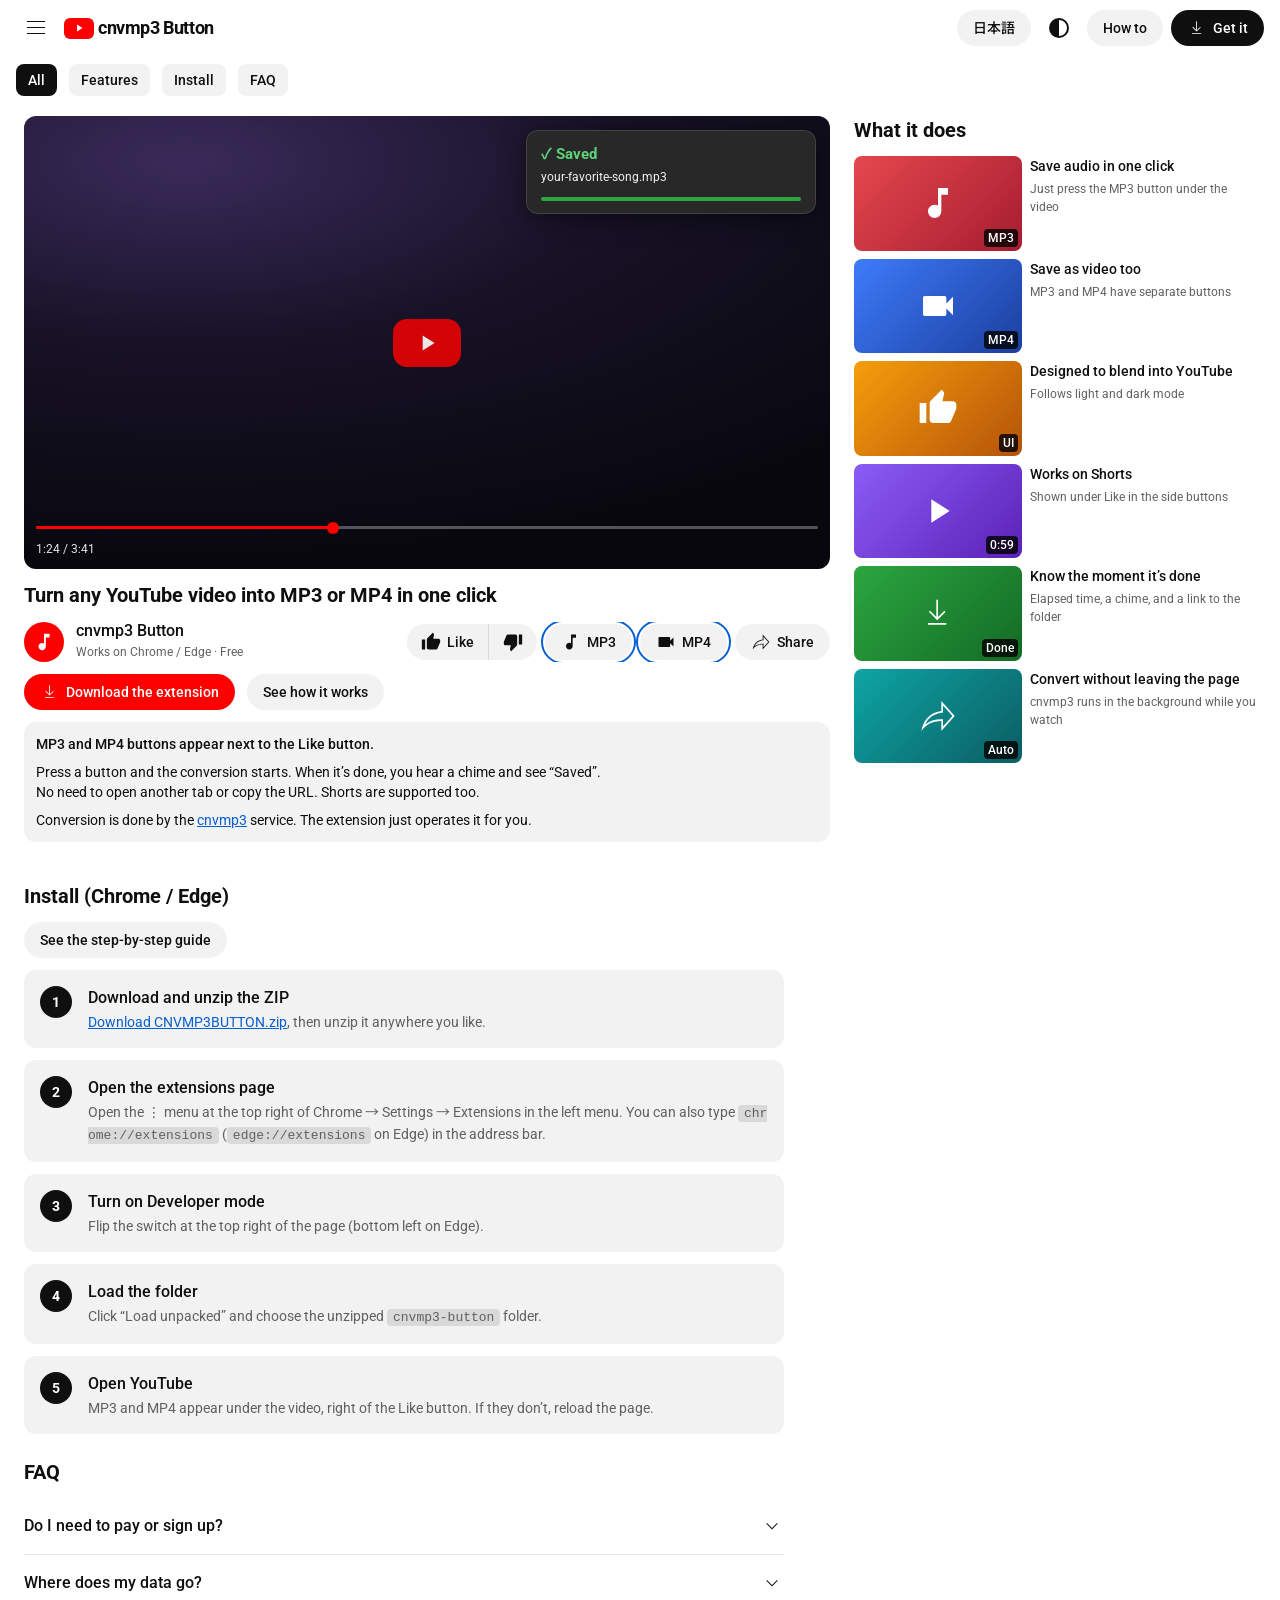
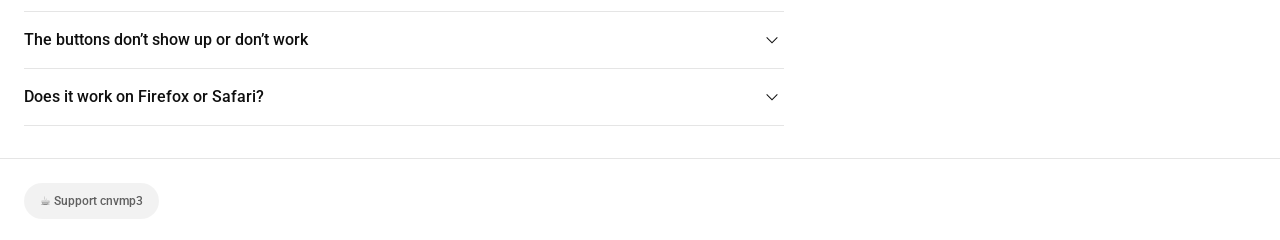
<file: index.html>
<!DOCTYPE html>
<html lang="ja">

<head>
  <meta charset="utf-8">
  <meta name="viewport" content="width=device-width, initial-scale=1, viewport-fit=cover">
  <title>cnvmp3 ボタン – YouTubeからワンクリックでMP3・MP4</title>
  <link rel="preconnect" href="https://fonts.googleapis.com">
  <link rel="stylesheet"
    href="https://fonts.googleapis.com/css2?family=Roboto:wght@400;500;700&family=Noto+Sans+JP:wght@400;500;700&display=swap">
  <style>
    :root {
      --bg: #fff;
      --surface: rgba(0, 0, 0, .05);
      --hover: rgba(0, 0, 0, .1);
      --text: #0f0f0f;
      --text2: #606060;
      --line: rgba(0, 0, 0, .1);
      --accent: #065fd4;
      --red: #f00;
      --ok: #2ba640;
      --chip-on-bg: #0f0f0f;
      --chip-on-fg: #fff;
      box-sizing: border-box;
      padding-top: env(safe-area-inset-top, 0px);
      padding-bottom: env(safe-area-inset-bottom, 0px);
    }

    @media (prefers-color-scheme:dark) {
      :root:not([data-theme="light"]) {
        --bg: #0f0f0f;
        --surface: rgba(255, 255, 255, .1);
        --hover: rgba(255, 255, 255, .2);
        --text: #f1f1f1;
        --text2: #aaa;
        --line: rgba(255, 255, 255, .15);
        --accent: #3ea6ff;
        --chip-on-bg: #f1f1f1;
        --chip-on-fg: #0f0f0f
      }
    }

    :root[data-theme="dark"] {
      --bg: #0f0f0f;
      --surface: rgba(255, 255, 255, .1);
      --hover: rgba(255, 255, 255, .2);
      --text: #f1f1f1;
      --text2: #aaa;
      --line: rgba(255, 255, 255, .15);
      --accent: #3ea6ff;
      --chip-on-bg: #f1f1f1;
      --chip-on-fg: #0f0f0f
    }

    * {
      box-sizing: border-box
    }

    html {
      scroll-behavior: smooth;
      scroll-padding-top: calc(112px + env(safe-area-inset-top, 0px))
    }

    body {
      margin: 0;
      background: var(--bg);
      color: var(--text);
      font: 400 14px/20px Roboto, "Noto Sans JP", system-ui, sans-serif
    }

    a {
      color: inherit
    }

    svg {
      display: block;
      flex: none
    }

    :focus-visible {
      outline: 2px solid var(--accent);
      outline-offset: 2px
    }

    /* masthead */
    .mast {
      position: sticky;
      top: env(safe-area-inset-top, 0px);
      z-index: 20;
      height: 56px;
      display: flex;
      align-items: center;
      gap: 8px;
      padding: 0 16px;
      background: var(--bg)
    }

    .iconbtn {
      all: unset;
      cursor: pointer;
      width: 40px;
      height: 40px;
      border-radius: 50%;
      display: flex;
      align-items: center;
      justify-content: center
    }

    .iconbtn:hover {
      background: var(--hover)
    }

    .logo {
      display: flex;
      align-items: center;
      gap: 4px;
      text-decoration: none;
      font-weight: 700;
      font-size: 18px;
      letter-spacing: -.4px
    }

    .logo-mark {
      width: 30px;
      height: 21px;
      border-radius: 6px;
      background: var(--red);
      display: flex;
      align-items: center;
      justify-content: center
    }

    .sp {
      flex: 1
    }

    .btn {
      all: unset;
      cursor: pointer;
      display: inline-flex;
      align-items: center;
      gap: 6px;
      height: 36px;
      padding: 0 16px;
      border-radius: 18px;
      font-weight: 500;
      white-space: nowrap
    }

    .btn-fill {
      background: var(--text);
      color: var(--bg)
    }

    .btn-fill:hover {
      opacity: .85
    }

    .btn-tonal {
      background: var(--surface)
    }

    .btn-tonal:hover {
      background: var(--hover)
    }

    .btn-red {
      background: var(--red);
      color: #fff
    }

    .btn-red:hover {
      filter: brightness(1.1)
    }

    /* chips */
    .chips {
      position: sticky;
      top: calc(56px + env(safe-area-inset-top, 0px));
      z-index: 19;
      display: flex;
      gap: 12px;
      padding: 8px 16px 12px;
      background: var(--bg);
      overflow-x: auto;
      scrollbar-width: none
    }

    .chip {
      all: unset;
      cursor: pointer;
      flex: none;
      height: 32px;
      padding: 0 12px;
      border-radius: 8px;
      background: var(--surface);
      font-weight: 500;
      line-height: 32px
    }

    .chip:hover {
      background: var(--hover)
    }

    .chip.on {
      background: var(--chip-on-bg);
      color: var(--chip-on-fg)
    }

    /* layout */
    .watch {
      display: grid;
      grid-template-columns: minmax(0, 1fr) 402px;
      gap: 24px;
      max-width: 1754px;
      margin: 0 auto;
      padding: 8px 24px 24px
    }

    @media(max-width:1000px) {
      .watch {
        grid-template-columns: minmax(0, 1fr);
        padding: 8px 16px 16px
      }
    }

    /* player mock */
    .player {
      position: relative;
      aspect-ratio: 16/9;
      border-radius: 12px;
      overflow: hidden;
      color: #fff;
      background: radial-gradient(120% 90% at 20% 10%, #3a2a5a 0, #171226 45%, #08070d 100%)
    }

    .bigplay {
      position: absolute;
      inset: 0;
      display: flex;
      align-items: center;
      justify-content: center;
      opacity: .9
    }

    .bigplay span {
      width: 68px;
      height: 48px;
      border-radius: 14px;
      background: rgba(255, 0, 0, .9);
      display: flex;
      align-items: center;
      justify-content: center
    }

    .ctrl {
      position: absolute;
      left: 12px;
      right: 12px;
      bottom: 10px
    }

    .prog {
      height: 3px;
      background: rgba(255, 255, 255, .3);
      border-radius: 2px;
      position: relative
    }

    .prog i {
      position: absolute;
      left: 0;
      top: 0;
      bottom: 0;
      width: 38%;
      background: var(--red);
      border-radius: 2px
    }

    .prog b {
      position: absolute;
      left: 38%;
      top: 50%;
      width: 12px;
      height: 12px;
      margin: -6px 0 0 -6px;
      border-radius: 50%;
      background: var(--red)
    }

    .ctrl small {
      display: block;
      margin-top: 10px;
      font-size: 12px;
      opacity: .9
    }

    .toast {
      position: absolute;
      right: 14px;
      top: 14px;
      width: min(46%, 290px);
      padding: 12px 14px;
      border-radius: 12px;
      background: #282828;
      box-shadow: 0 4px 24px rgba(0, 0, 0, .5);
      border: 1px solid rgba(255, 255, 255, .12)
    }

    .toast b {
      display: block;
      color: #5fd37a;
      font-size: 15px;
      line-height: 22px
    }

    .toast span {
      display: block;
      color: #f1f1f1;
      font-size: 12px;
      margin: 2px 0 10px;
      overflow: hidden;
      text-overflow: ellipsis;
      white-space: nowrap
    }

    .toast i {
      display: block;
      height: 4px;
      border-radius: 2px;
      background: var(--ok)
    }

    h1 {
      margin: 12px 0 0;
      font-size: 20px;
      line-height: 28px;
      font-weight: 700
    }

    .row {
      display: flex;
      align-items: center;
      gap: 12px;
      flex-wrap: wrap;
      margin-top: 12px
    }

    .avatar {
      width: 40px;
      height: 40px;
      border-radius: 50%;
      background: var(--red);
      display: flex;
      align-items: center;
      justify-content: center
    }

    .who b {
      display: block;
      font-size: 16px;
      line-height: 20px;
      font-weight: 500
    }

    .who span {
      color: var(--text2);
      font-size: 12px
    }

    .actions {
      display: flex;
      gap: 8px;
      align-items: center;
      margin-left: auto;
      overflow-x: auto;
      max-width: 100%;
      padding: 2px 0
    }

    .seg {
      display: flex;
      border-radius: 18px;
      background: var(--surface);
      overflow: hidden;
      flex: none
    }

    .seg span {
      display: flex;
      align-items: center;
      gap: 6px;
      height: 36px;
      padding: 0 14px;
      font-weight: 500
    }

    .seg span+span {
      border-left: 1px solid var(--line)
    }

    .actions .btn {
      flex: none
    }

    .hl {
      outline: 2px solid var(--accent);
      outline-offset: 2px
    }

    .desc {
      margin-top: 12px;
      padding: 12px;
      border-radius: 12px;
      background: var(--surface)
    }

    .desc p {
      margin: 0 0 8px;
      max-width: 72ch
    }

    .desc p:last-child {
      margin: 0
    }

    .desc strong {
      font-weight: 500
    }

    /* related / feature list */
    .side h2,
    .sec h2 {
      margin: 0 0 12px;
      font-size: 20px;
      line-height: 28px;
      font-weight: 700
    }

    .card {
      display: flex;
      gap: 8px;
      margin-bottom: 8px;
      padding: 0;
      text-decoration: none
    }

    .thumb {
      position: relative;
      flex: none;
      width: 168px;
      aspect-ratio: 16/9;
      border-radius: 8px;
      display: flex;
      align-items: center;
      justify-content: center;
      color: #fff
    }

    .thumb em {
      position: absolute;
      right: 4px;
      bottom: 4px;
      padding: 0 4px;
      border-radius: 4px;
      background: rgba(0, 0, 0, .8);
      font: 500 12px/18px Roboto, sans-serif;
      font-style: normal
    }

    .card h3 {
      margin: 0;
      font-size: 14px;
      line-height: 20px;
      font-weight: 500;
      display: -webkit-box;
      -webkit-line-clamp: 2;
      -webkit-box-orient: vertical;
      overflow: hidden
    }

    .card p {
      margin: 4px 0 0;
      color: var(--text2);
      font-size: 12px;
      line-height: 18px
    }

    .g1 {
      background: linear-gradient(135deg, #e5484d, #a51c30)
    }

    .g2 {
      background: linear-gradient(135deg, #3e7bfa, #1b3f9e)
    }

    .g3 {
      background: linear-gradient(135deg, #f59e0b, #b45309)
    }

    .g4 {
      background: linear-gradient(135deg, #8b5cf6, #5b21b6)
    }

    .g5 {
      background: linear-gradient(135deg, #2ba640, #136b25)
    }

    .g6 {
      background: linear-gradient(135deg, #0ea5a4, #0b5d63)
    }

    @media(max-width:1000px) {
      .thumb {
        width: 40%;
        max-width: 200px
      }
    }

    /* sections */
    .sec {
      max-width: 1754px;
      margin: 0 auto;
      padding: 16px 24px 8px
    }

    @media(max-width:1000px) {
      .sec {
        padding: 16px 16px 8px
      }
    }

    .steps {
      list-style: none;
      margin: 0;
      padding: 0;
      display: grid;
      gap: 12px;
      max-width: 760px
    }

    .steps li {
      display: flex;
      gap: 16px;
      padding: 16px;
      border-radius: 12px;
      background: var(--surface)
    }

    .n {
      flex: none;
      width: 32px;
      height: 32px;
      border-radius: 50%;
      background: var(--text);
      color: var(--bg);
      display: flex;
      align-items: center;
      justify-content: center;
      font-weight: 700
    }

    .steps b {
      display: block;
      font-size: 16px;
      line-height: 24px;
      font-weight: 500
    }

    .steps p {
      margin: 2px 0 0;
      color: var(--text2)
    }

    code {
      padding: 1px 6px;
      border-radius: 4px;
      background: var(--hover);
      font: 13px/20px ui-monospace, Menlo, Consolas, monospace;
      word-break: break-all
    }

    details {
      max-width: 760px;
      border-bottom: 1px solid var(--line)
    }

    summary {
      cursor: pointer;
      list-style: none;
      display: flex;
      justify-content: space-between;
      align-items: center;
      gap: 12px;
      padding: 16px 0;
      font-size: 16px;
      line-height: 24px;
      font-weight: 500
    }

    summary::-webkit-details-marker {
      display: none
    }

    summary svg {
      transition: transform .2s
    }

    details[open] summary svg {
      transform: rotate(180deg)
    }

    details p {
      margin: 0 0 16px;
      color: var(--text2);
      max-width: 72ch
    }

    .note {
      max-width: 760px;
      margin-top: 8px;
      padding: 12px 16px;
      border-radius: 12px;
      background: var(--surface);
      color: var(--text2)
    }

    .note strong {
      color: var(--text);
      font-weight: 500
    }

    footer {
      max-width: 1754px;
      margin: 24px auto 0;
      padding: 24px;
      border-top: 1px solid var(--line);
      color: var(--text2);
      font-size: 12px;
      line-height: 18px;
      display: flex;
      gap: 16px;
      flex-wrap: wrap;
      align-items: center;
      justify-content: space-between
    }

    footer p {
      margin: 0;
      max-width: 64ch
    }

    @media(prefers-reduced-motion:reduce) {
      html {
        scroll-behavior: auto
      }

      summary svg {
        transition: none
      }
    }

    /* やり方ダイアログ */
    dialog.howto {
      width: min(680px, calc(100% - 32px));
      max-height: 88vh;
      padding: 0;
      border: 0;
      border-radius: 16px;
      background: var(--bg);
      color: var(--text);
      box-shadow: 0 8px 40px rgba(0, 0, 0, .4);
      overflow: hidden
    }

    dialog.howto[open] {
      display: flex;
      flex-direction: column
    }

    dialog.howto::backdrop {
      background: rgba(0, 0, 0, .6)
    }

    .howto-head {
      display: flex;
      align-items: center;
      justify-content: space-between;
      padding: 12px 12px 12px 24px;
      border-bottom: 1px solid var(--line)
    }

    .howto-head h2 {
      margin: 0;
      font-size: 18px;
      line-height: 28px;
      font-weight: 700
    }

    .howto-body {
      overflow-y: auto;
      padding: 16px 24px 24px;
      -webkit-overflow-scrolling: touch
    }

    .howto-body .steps {
      max-width: none
    }

    .howto-body .steps li {
      align-items: flex-start
    }

    .howto-body .steps li>div {
      min-width: 0;
      flex: 1
    }

    .howto figure {
      margin: 12px 0 0;
      display: flex;
      flex-direction: column;
      align-items: flex-start;
      gap: 8px
    }

    .howto figure img {
      display: block;
      max-width: 100%;
      height: auto;
      border-radius: 8px;
      border: 1px solid var(--line);
      background: #fff
    }

    .howto figure figcaption {
      font-size: 12px;
      line-height: 18px;
      color: var(--text2)
    }

    .howto figure img.tall {
      max-width: min(100%, 280px)
    }

    .howto .pair {
      display: flex;
      align-items: center;
      gap: 12px;
      flex-wrap: wrap
    }

    .howto .pair span {
      font-size: 12px;
      color: var(--text2)
    }

    .howto .tip {
      margin: 12px 0 0;
      padding: 8px 12px;
      border-radius: 8px;
      background: var(--hover);
      color: var(--text);
      font-size: 13px
    }

    @media(max-width:600px) {
      .mast {
        gap: 4px;
        padding: 0 8px
      }

      .mast .btn {
        padding: 0 12px
      }

      .mast [data-howto],
      .mast>.iconbtn:first-child {
        display: none
      }
    }
  </style>
</head>

<body>
  <svg width="0" height="0" style="position:absolute" aria-hidden="true">
    <symbol id="i-menu" viewBox="0 0 24 24">
      <path fill="currentColor" d="M21 6H3V5h18v1zm0 5H3v1h18v-1zm0 6H3v1h18v-1z" />
    </symbol>
    <symbol id="i-play" viewBox="0 0 24 24">
      <path fill="currentColor" d="M8 5v14l11-7z" />
    </symbol>
    <symbol id="i-mp3" viewBox="0 0 24 24">
      <path fill="currentColor"
        d="M12 3v10.55c-.59-.34-1.27-.55-2-.55-2.21 0-4 1.79-4 4s1.79 4 4 4 4-1.79 4-4V7h4V3h-6z" />
    </symbol>
    <symbol id="i-mp4" viewBox="0 0 24 24">
      <path fill="currentColor"
        d="M17 10.5V7c0-.55-.45-1-1-1H4c-.55 0-1 .45-1 1v10c0 .55.45 1 1 1h12c.55 0 1-.45 1-1v-3.5l4 4v-11l-4 4z" />
    </symbol>
    <symbol id="i-up" viewBox="0 0 24 24">
      <path fill="currentColor"
        d="M1 21h4V9H1v12zm22-11c0-1.1-.9-2-2-2h-6.31l.95-4.57.03-.32c0-.41-.17-.79-.44-1.06L14.17 1 7.59 7.59C7.22 7.95 7 8.45 7 9v10c0 1.1.9 2 2 2h9c.83 0 1.54-.5 1.84-1.22l3.02-7.05c.09-.23.14-.47.14-.73v-2z" />
    </symbol>
    <symbol id="i-down" viewBox="0 0 24 24">
      <path fill="currentColor"
        d="M15 3H6c-.83 0-1.54.5-1.84 1.22l-3.02 7.05c-.09.23-.14.47-.14.73v2c0 1.1.9 2 2 2h6.31l-.95 4.57-.03.32c0 .41.17.79.44 1.06L9.83 23l6.59-6.59c.36-.36.58-.86.58-1.41V5c0-1.1-.9-2-2-2zm4 0v12h4V3h-4z" />
    </symbol>
    <symbol id="i-share" viewBox="0 0 24 24">
      <path fill="currentColor"
        d="M15 5.63 20.66 12 15 18.37V14h-1c-3.96 0-7.14 1-9.75 3.09 1.84-4.07 5.11-6.4 9.89-7.1l.86-.13V5.63M14 3v6C6.22 10.13 3.11 15.33 2 21c2.78-3.97 6.44-6 12-6v6l8-9-8-9z" />
    </symbol>
    <symbol id="i-dl" viewBox="0 0 24 24">
      <path fill="currentColor" d="M17 18v1H6v-1h11zm-.5-6.6-.7-.7-3.8 3.7V4h-1v10.4l-3.8-3.8-.7.7 5 5 5-4.9z" />
    </symbol>
    <symbol id="i-chev" viewBox="0 0 24 24">
      <path fill="currentColor" d="M12 15.4 6.3 9.7l.7-.7 5 5 5-5 .7.7z" />
    </symbol>
    <symbol id="i-theme" viewBox="0 0 24 24">
      <path fill="currentColor" d="M12 2a10 10 0 100 20 10 10 0 000-20zm0 18V4a8 8 0 010 16z" />
    </symbol>
  </svg>

  <header class="mast">
    <button class="iconbtn" aria-label="メニュー" data-aria-en="Menu"><svg width="24" height="24">
        <use href="#i-menu" />
      </svg></button>
    <a class="logo" href="#top"><span class="logo-mark"><svg width="12" height="12" style="color:#fff">
          <use href="#i-play" />
        </svg></span><x-t data-en="cnvmp3 Button">cnvmp3 ボタン</x-t></a>
    <span class="sp"></span>
    <button class="btn btn-tonal" id="lang" type="button" aria-label="Language">English</button>
    <button class="iconbtn" id="theme" aria-label="テーマを切り替え" data-aria-en="Toggle theme"><svg width="24" height="24">
        <use href="#i-theme" />
      </svg></button>
    <button class="btn btn-tonal" data-howto type="button"><x-t data-en="How to">やり方</x-t></button>
    <a class="btn btn-fill" data-dl href="#install"><svg width="20" height="20">
        <use href="#i-dl" />
      </svg><x-t data-en="Get it">入手する</x-t></a>
  </header>

  <nav class="chips" aria-label="ページ内メニュー" data-aria-en="On this page">
    <a class="chip on" href="#top"><x-t data-en="All">すべて</x-t></a>
    <a class="chip" href="#features"><x-t data-en="Features">機能</x-t></a>
    <a class="chip" href="#install"><x-t data-en="Install">インストール</x-t></a>
    <a class="chip" href="#faq"><x-t data-en="FAQ">よくある質問</x-t></a>
  </nav>

  <main id="top">
    <div class="watch">
      <article>
        <div class="player" role="img" aria-label="拡張機能のデモ画面。変換が終わり「保存完了」と表示されている"
          data-aria-en="Extension demo: the conversion is finished and “Saved” is shown">
          <div class="bigplay"><span><svg width="26" height="26" style="color:#fff">
                <use href="#i-play" />
              </svg></span></div>
          <div class="toast"><b><x-t data-en="✓ Saved">✓ 保存完了</x-t></b><span>your-favorite-song.mp3</span><i></i></div>
          <div class="ctrl">
            <div class="prog"><i></i><b></b></div><small>1:24 / 3:41</small>
          </div>
        </div>

        <h1><x-t data-en="Turn any YouTube video into MP3 or MP4 in one click">YouTubeの動画を、ワンクリックでMP3・MP4に</x-t></h1>

        <div class="row">
          <div class="avatar"><svg width="22" height="22" style="color:#fff">
              <use href="#i-mp3" />
            </svg></div>
          <div class="who"><b><x-t data-en="cnvmp3 Button">cnvmp3 ボタン</x-t></b><span><x-t
                data-en="Works on Chrome / Edge · Free">Chrome / Edge 対応・無料</x-t></span></div>
          <div class="actions" aria-label="拡張機能を入れると動画の下に並ぶボタン" data-aria-en="Buttons added under the video">
            <div class="seg"><span><svg width="20" height="20">
                  <use href="#i-up" />
                </svg><x-t data-en="Like">高評価</x-t></span><span><svg width="20" height="20">
                  <use href="#i-down" />
                </svg></span></div>
            <span class="btn btn-tonal hl"><svg width="20" height="20">
                <use href="#i-mp3" />
              </svg>MP3</span>
            <span class="btn btn-tonal hl"><svg width="20" height="20">
                <use href="#i-mp4" />
              </svg>MP4</span>
            <span class="btn btn-tonal"><svg width="20" height="20">
                <use href="#i-share" />
              </svg><x-t data-en="Share">共有</x-t></span>
          </div>
        </div>

        <div class="row">
          <a class="btn btn-red" data-dl href="#install"><svg width="20" height="20">
              <use href="#i-dl" />
            </svg><x-t data-en="Download the extension">拡張機能をダウンロード</x-t></a>
          <button class="btn btn-tonal" data-howto type="button"><x-t data-en="See how it works">やり方を見る</x-t></button>
        </div>

        <div class="desc">
          <p><strong><x-t
                data-en="MP3 and MP4 buttons appear next to the Like button.">高評価ボタンの隣に、MP3とMP4のボタンが加わります。</x-t></strong>
          </p>
          <p><x-t
              data-en="Press a button and the conversion starts. When it’s done, you hear a chime and see “Saved”. No need to open another tab or copy the URL. Shorts are supported too.">押すだけで変換が始まり、終わると通知音と一緒に「保存完了」と表示されます。サイトを別タブで開いたり、URLをコピーしたりする必要はありません。Shortsにも対応しています。</x-t>
          </p>
          <p><x-t
              data-en="Conversion is done by the <a href=&quot;https://cnvmp3.com/&quot; target=&quot;_blank&quot; rel=&quot;noopener noreferrer&quot; style=&quot;color:var(--accent)&quot;>cnvmp3</a> service. The extension just operates it for you.">変換は
              <a href="https://cnvmp3.com/" target="_blank" rel="noopener noreferrer"
                style="color:var(--accent)">cnvmp3</a> のサービスを使い、拡張機能がその操作を代わりに行います。</x-t></p>
        </div>
      </article>

      <aside class="side" id="features">
        <h2><x-t data-en="What it does">できること</x-t></h2>
        <a class="card" href="#install">
          <div class="thumb g1"><svg width="40" height="40">
              <use href="#i-mp3" />
            </svg><em>MP3</em></div>
          <div>
            <h3><x-t data-en="Save audio in one click">ワンクリックで音声を保存</x-t></h3>
            <p><x-t data-en="Just press the MP3 button under the video">動画の下のMP3ボタンを押すだけ</x-t></p>
          </div>
        </a>
        <a class="card" href="#install">
          <div class="thumb g2"><svg width="40" height="40">
              <use href="#i-mp4" />
            </svg><em>MP4</em></div>
          <div>
            <h3><x-t data-en="Save as video too">動画としても保存できる</x-t></h3>
            <p><x-t data-en="MP3 and MP4 have separate buttons">MP3とMP4は別々のボタン</x-t></p>
          </div>
        </a>
        <a class="card" href="#install">
          <div class="thumb g3"><svg width="40" height="40">
              <use href="#i-up" />
            </svg><em>UI</em></div>
          <div>
            <h3><x-t data-en="Designed to blend into YouTube">YouTubeの画面になじむデザイン</x-t></h3>
            <p><x-t data-en="Follows light and dark mode">ライト・ダークモードに自動対応</x-t></p>
          </div>
        </a>
        <a class="card" href="#install">
          <div class="thumb g4"><svg width="40" height="40">
              <use href="#i-play" />
            </svg><em>0:59</em></div>
          <div>
            <h3><x-t data-en="Works on Shorts">Shortsにも対応</x-t></h3>
            <p><x-t data-en="Shown under Like in the side buttons">縦ボタン列の高評価の下に表示</x-t></p>
          </div>
        </a>
        <a class="card" href="#install">
          <div class="thumb g5"><svg width="40" height="40">
              <use href="#i-dl" />
            </svg><em><x-t data-en="Done">完了</x-t></em></div>
          <div>
            <h3><x-t data-en="Know the moment it’s done">終わったらすぐ分かる</x-t></h3>
            <p><x-t data-en="Elapsed time, a chime, and a link to the folder">経過秒数、通知音、フォルダを開くリンク</x-t></p>
          </div>
        </a>
        <a class="card" href="#install">
          <div class="thumb g6"><svg width="40" height="40">
              <use href="#i-share" />
            </svg><em><x-t data-en="Auto">裏側</x-t></em></div>
          <div>
            <h3><x-t data-en="Convert without leaving the page">画面を切り替えずに変換</x-t></h3>
            <p><x-t data-en="cnvmp3 runs in the background while you watch">cnvmp3は裏で動くので、動画を見たまま</x-t></p>
          </div>
        </a>
      </aside>
    </div>

    <section class="sec" id="install">
      <h2><x-t data-en="Install (Chrome / Edge)">インストール（Chrome / Edge）</x-t></h2>
      <p style="margin:0 0 12px"><button class="btn btn-tonal" data-howto type="button"><x-t
            data-en="See the step-by-step guide">画像つきのやり方を見る</x-t></button></p>
      <ol class="steps">
        <li><span class="n">1</span>
          <div><b><x-t data-en="Download and unzip the ZIP">ZIPをダウンロードして解凍する</x-t></b>
            <p><x-t
                data-en="<a data-dl href=&quot;#&quot; style=&quot;color:var(--accent)&quot;>Download CNVMP3BUTTON.zip</a>, then unzip it anywhere you like."><a
                  data-dl href="#" style="color:var(--accent)">cnvmp3-button.zip をダウンロード</a>したら、好きな場所に解凍します。</x-t></p>
          </div>
        </li>
        <li><span class="n">2</span>
          <div><b><x-t data-en="Open the extensions page">拡張機能のページを開く</x-t></b>
            <p><x-t
                data-en="Open the ⋮ menu at the top right of Chrome → Settings → Extensions in the left menu. You can also type <code>chrome://extensions</code> (<code>edge://extensions</code> on Edge) in the address bar.">Chrome右上の「⋮」→「設定」→左側の「拡張機能」を開きます。アドレスバーに
                <code>chrome://extensions</code>（Edgeは <code>edge://extensions</code>）と入力してもOKです。</x-t></p>
          </div>
        </li>
        <li><span class="n">3</span>
          <div><b><x-t data-en="Turn on Developer mode">デベロッパーモードをオンにする</x-t></b>
            <p><x-t
                data-en="Flip the switch at the top right of the page (bottom left on Edge).">ページ右上（Edgeは左下）のスイッチを切り替えます。</x-t>
            </p>
          </div>
        </li>
        <li><span class="n">4</span>
          <div><b><x-t data-en="Load the folder">フォルダを読み込む</x-t></b>
            <p><x-t
                data-en="Click “Load unpacked” and choose the unzipped <code>cnvmp3-button</code> folder.">「パッケージ化されていない拡張機能を読み込む」を押し、解凍した
                <code>cnvmp3-button</code> フォルダを選びます。</x-t></p>
          </div>
        </li>
        <li><span class="n">5</span>
          <div><b><x-t data-en="Open YouTube">YouTubeを開く</x-t></b>
            <p><x-t
                data-en="MP3 and MP4 appear under the video, right of the Like button. If they don’t, reload the page.">動画の下、高評価ボタンの右にMP3とMP4が表示されます。表示されないときはページを再読み込みしてください。</x-t>
            </p>
          </div>
        </li>
      </ol>
    </section>

    <section class="sec" id="faq">
      <h2><x-t data-en="FAQ">よくある質問</x-t></h2>
      <details>
        <summary><x-t data-en="Do I need to pay or sign up?">料金やアカウントは必要ですか？</x-t><svg width="24" height="24">
            <use href="#i-chev" />
          </svg></summary>
        <p><x-t
            data-en="The extension is free and needs no sign-up. cnvmp3, which does the conversion, has no ads and is funded by donations.">この拡張機能は無料で、登録も不要です。変換に使う
            cnvmp3 は広告なしで、運営費は寄付でまかなわれています。</x-t></p>
      </details>
      <details>
        <summary><x-t data-en="Where does my data go?">データはどこに送られますか？</x-t><svg width="24" height="24">
            <use href="#i-chev" />
          </svg></summary>
        <p><x-t
            data-en="Only the URL of the video you convert is sent to cnvmp3. The extension also watches the download status so it can tell you when a download starts and finishes.">変換する動画のURLが
            cnvmp3 に送られるだけです。拡張機能はこのほか、変換中のダウンロードの開始と完了を知るために、ダウンロードの状態を確認します。</x-t></p>
      </details>
      <details>
        <summary><x-t data-en="The buttons don’t show up or don’t work">ボタンが表示されない、動かない</x-t><svg width="24"
            height="24">
            <use href="#i-chev" />
          </svg></summary>
        <p><x-t
            data-en="Reload the page first. If that doesn’t help, YouTube or cnvmp3 may have changed their layout. The “Show cnvmp3 to check” link on the progress card lets you see what’s happening.">まずページを再読み込みしてください。それでも直らないときは、YouTubeやcnvmp3の画面構造が変わった可能性があります。進捗カードの「cnvmp3の画面を表示して確認」で状況を見られます。</x-t>
        </p>
      </details>
      <details>
        <summary><x-t data-en="Does it work on Firefox or Safari?">FirefoxやSafariでも使えますか？</x-t><svg width="24"
            height="24">
            <use href="#i-chev" />
          </svg></summary>
        <p><x-t data-en="It currently supports Chrome and Edge (Chromium-based browsers).">現在は Chrome と
            Edge（Chromiumベースのブラウザ）に対応しています。</x-t></p>
      </details>
    </section>
  </main>

  <footer>
    <a class="btn btn-tonal" href="https://ko-fi.com/cnvmp3" target="_blank" rel="noopener noreferrer"><x-t
        data-en="☕ Support cnvmp3">☕ cnvmp3を支援する</x-t></a>
  </footer>


  <dialog class="howto" id="howto" aria-labelledby="howto-title">
    <div class="howto-head">
      <h2 id="howto-title"><x-t data-en="How to install (Chrome)">インストールのやり方（Chrome）</x-t></h2>
      <button class="iconbtn" id="howto-close" type="button" aria-label="閉じる" data-aria-en="Close"><svg width="24"
          height="24" viewBox="0 0 24 24">
          <path fill="currentColor"
            d="M19 6.41 17.59 5 12 10.59 6.41 5 5 6.41 10.59 12 5 17.59 6.41 19 12 13.41 17.59 19 19 17.59 13.41 12z" />
        </svg></button>
    </div>
    <div class="howto-body">
      <ol class="steps">
        <li><span class="n">1</span>
          <div><b><x-t data-en="Click the ⋮ button">「⋮」ボタンを押す</x-t></b>
            <p><x-t
                data-en="Click the ⋮ at the top right of Chrome to open the menu.">Chromeの右上にある「⋮」を押して、メニューを開きます。</x-t>
            </p>
            <figure><img
                src="[data-uri]"
                alt="Chrome右上の三点ボタン" data-alt-en="Three-dot button at the top right of Chrome" width="61" height="59">
            </figure>
          </div>
        </li>
        <li><span class="n">2</span>
          <div><b><x-t data-en="Open Settings">設定を開く</x-t></b>
            <p><x-t data-en="Click “Settings” near the bottom of the menu.">メニューの一番下のほうにある「設定」を押します。</x-t></p>
            <figure><img class="tall"
                src="[data-uri]"
                alt="Chromeのメニュー。下のほうに「設定」がある" data-alt-en="Chrome menu with Settings near the bottom" width="310"
                height="749"></figure>
          </div>
        </li>
        <li><span class="n">3</span>
          <div><b><x-t data-en="Choose “Extensions” in the left menu">左のメニューから「拡張機能」を選ぶ</x-t></b>
            <p><x-t
                data-en="When Settings opens, click “Extensions” in the left menu. The extensions list opens. You can also type <code>chrome://extensions</code> in the address bar.">設定ページが開いたら、左側のメニューにある「拡張機能」を押します。拡張機能の一覧ページが開きます。アドレスバーに
                <code>chrome://extensions</code> と入力しても開けます。</x-t></p>
            <figure><img
                src="[data-uri]"
                alt="設定ページ左側のメニューにある「拡張機能」" data-alt-en="Extensions in the left menu of Settings" width="281"
                height="85"></figure>
          </div>
        </li>
        <li><span class="n">4</span>
          <div><b><x-t data-en="Turn on Developer mode">デベロッパーモードをオンにする</x-t></b>
            <p><x-t
                data-en="Turn on the “Developer mode” switch at the top right of the page so it turns blue.">ページ右上の「デベロッパー
                モード」のスイッチを押して、青くします。</x-t></p>
            <figure>
              <div class="pair"><img
                  src="[data-uri]"
                  alt="オフの状態" data-alt-en="Off" width="183" height="48"><span>→</span><img
                  src="[data-uri]"
                  alt="オンの状態" data-alt-en="On" width="199" height="46"></div>
              <figcaption><x-t data-en="Off on the left, on on the right.">左がオフ、右がオンです。</x-t></figcaption>
            </figure>
          </div>
        </li>
        <li><span class="n">5</span>
          <div><b><x-t data-en="Click “Load unpacked”">「パッケージ化されていない拡張機能を読み込む」を押す</x-t></b>
            <p><x-t
                data-en="This button appears at the top of the page once Developer mode is on.">デベロッパーモードをオンにすると、ページの上に出てくるボタンです。</x-t>
            </p>
            <figure><img
                src="[data-uri]"
                alt="パッケージ化されていない拡張機能を読み込むボタン" data-alt-en="Load unpacked button" width="619" height="109"></figure>
          </div>
        </li>
        <li><span class="n">6</span>
          <div><b><x-t data-en="Choose the unzipped folder">解凍したフォルダを選ぶ</x-t></b>
            <p><x-t
                data-en="Choose the <code>cnvmp3-button</code> folder you unzipped, then click “Select folder”.">ZIPを解凍してできた
                <code>cnvmp3-button</code> フォルダを選び、「フォルダーの選択」を押します。</x-t></p>
            <figure><img
                src="[data-uri]"
                alt="フォルダー選択ダイアログ" data-alt-en="Select folder dialog" width="720" height="362"></figure>
            <p class="tip"><x-t
                data-en="Pick the folder that contains <code>manifest.json</code>. If unzipping created two folders with the same name, choose the inner one.">中に
                <code>manifest.json</code> が入っているフォルダを選んでください。解凍で同じ名前のフォルダが二重になっているときは、内側のフォルダです。</x-t></p>
          </div>
        </li>
        <li><span class="n">7</span>
          <div><b><x-t data-en="All done">できあがり</x-t></b>
            <p><x-t
                data-en="When “cnvmp3 ボタン” appears in the list with its switch on (blue), you’re done. Open YouTube (reload it if it was already open) and check that MP3 and MP4 appear next to the Like button.">一覧に「cnvmp3
                ボタン」が表示され、右下のスイッチが青ければ完了です。YouTubeを開き（開いていたら再読み込み）、動画の高評価ボタンの隣にMP3とMP4が出ているか確認しましょう。</x-t></p>
            <figure><img
                src="[data-uri]"
                alt="読み込み後の拡張機能カード" data-alt-en="Extension card after loading" width="397" height="248"></figure>
          </div>
        </li>
      </ol>
    </div>
  </dialog>

  <script>
    const DOWNLOAD_URL = "https://github.com/Azuk1-azq/cnvmp3-easy/raw/refs/heads/main/CNVMP3BUTTON.zip";
    document.querySelectorAll("[data-dl]").forEach(a => { a.href = DOWNLOAD_URL; a.target = "_blank"; a.rel = "noopener noreferrer"; });
    const root = document.documentElement;
    document.getElementById("theme").addEventListener("click", () => {
      const dark = matchMedia("(prefers-color-scheme: dark)").matches;
      const cur = root.dataset.theme || (dark ? "dark" : "light");
      root.dataset.theme = cur === "dark" ? "light" : "dark";
    });
    // チップの選択表示
    const chips = [...document.querySelectorAll(".chip")];
    chips.forEach(c => c.addEventListener("click", () => { chips.forEach(x => x.classList.toggle("on", x === c)); }));

    // やり方ダイアログ
    const howto = document.getElementById("howto");
    document.querySelectorAll("[data-howto]").forEach(b => b.addEventListener("click", () => howto.showModal()));
    document.getElementById("howto-close").addEventListener("click", () => howto.close());
    howto.addEventListener("click", e => { if (e.target === howto) howto.close(); });

    // 言語切り替え（日本語 / English）
    function applyLang(l) {
      root.lang = l;
      document.querySelectorAll("x-t").forEach(el => {
        if (el.dataset.ja === undefined) el.dataset.ja = el.innerHTML;
        el.innerHTML = l === "en" ? el.dataset.en : el.dataset.ja;
      });
      [["data-aria-en", "aria-label"], ["data-alt-en", "alt"]].forEach(([d, a]) => document.querySelectorAll("[" + d + "]").forEach(el => {
        const k = "data-ja-" + a;
        if (!el.hasAttribute(k)) el.setAttribute(k, el.getAttribute(a));
        el.setAttribute(a, l === "en" ? el.getAttribute(d) : el.getAttribute(k));
      }));
      document.title = l === "en" ? "cnvmp3 Button – Save YouTube videos as MP3 / MP4 in one click" : "cnvmp3 ボタン – YouTubeからワンクリックでMP3・MP4";
      document.getElementById("lang").textContent = l === "en" ? "日本語" : "English";
      try { localStorage.setItem("lang", l); } catch (e) { }
    }
    let savedLang = null;
    try { savedLang = localStorage.getItem("lang"); } catch (e) { }
    applyLang(savedLang || ((navigator.language || "").toLowerCase().startsWith("ja") ? "ja" : "en"));
    document.getElementById("lang").addEventListener("click", () => applyLang(root.lang === "ja" ? "en" : "ja"));
  </script>
</body>

</html>
</file>
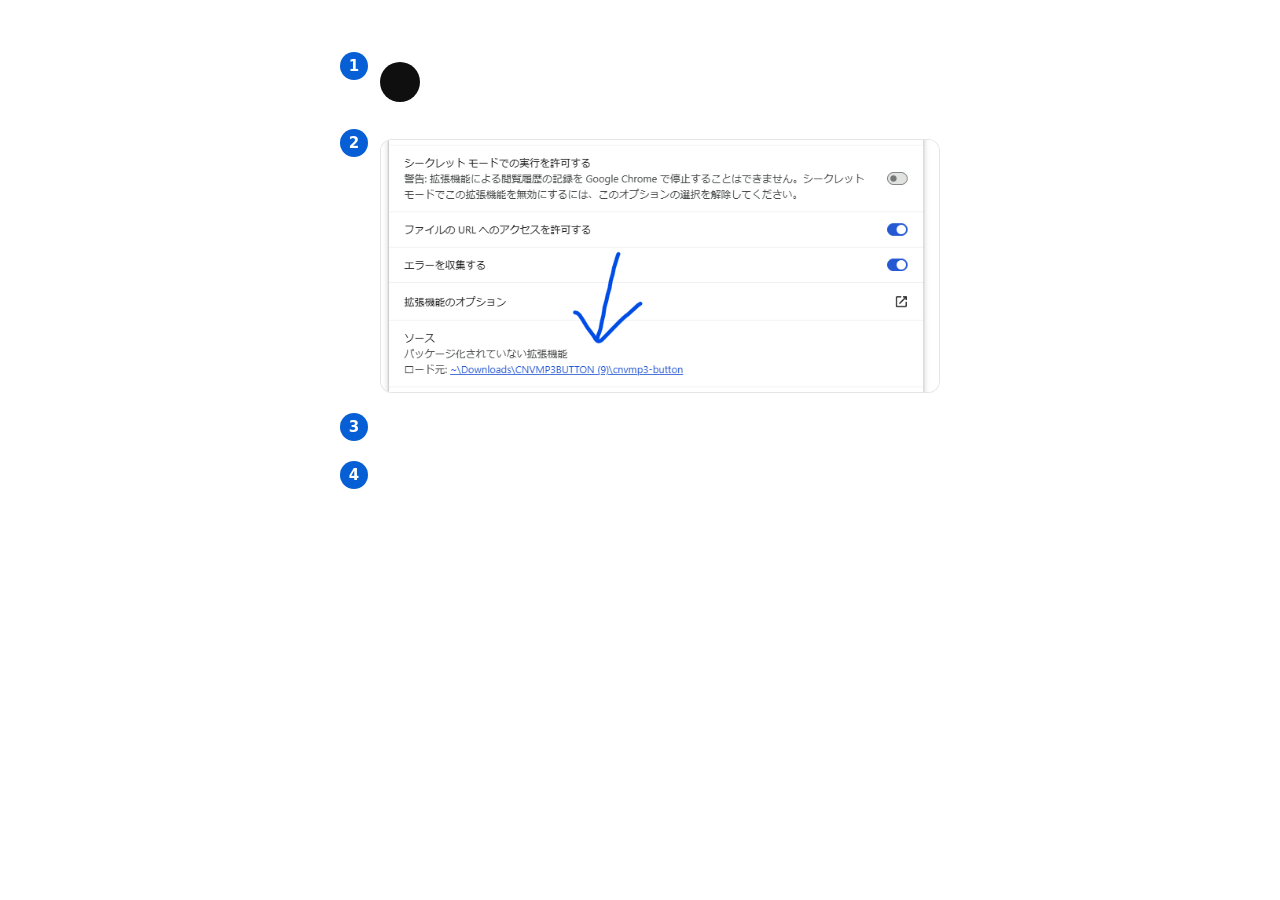
<file: update/guide.html>
<!DOCTYPE html>
<html lang="ja"><head><meta charset="utf-8"><title>cnvmp3 ボタン</title>
<style>
:root{--bg:#fff;--text:#0f0f0f;--text2:#606060;--chip:rgba(0,0,0,.05);--line:rgba(0,0,0,.1);--accent:#065fd4}
@media(prefers-color-scheme:dark){:root{--bg:#0f0f0f;--text:#f1f1f1;--text2:#aaa;--chip:rgba(255,255,255,.1);--line:rgba(255,255,255,.15);--accent:#3ea6ff}}
*{box-sizing:border-box}
body{margin:0 auto;max-width:640px;padding:32px 20px;background:var(--bg);color:var(--text);font:400 15px/24px Roboto,"Noto Sans JP",system-ui,sans-serif}
h1{margin:0 0 20px;font-size:20px;line-height:28px}
.step{display:flex;gap:12px;margin:0 0 20px}
.n{flex:none;width:28px;height:28px;border-radius:50%;background:var(--accent);color:#fff;font-weight:700;display:flex;align-items:center;justify-content:center}
.step p{margin:2px 0 10px}
.btn{display:inline-flex;align-items:center;height:40px;padding:0 20px;border:0;border-radius:20px;background:var(--text);color:var(--bg);font:500 14px Roboto,"Noto Sans JP",system-ui,sans-serif;cursor:pointer}
img{display:block;width:100%;height:auto;border:1px solid var(--line);border-radius:12px;background:#fff}
</style></head><body>
<h1 data-i18n="guideTitle"></h1>
<div class="step"><div class="n">1</div><div><p data-i18n="guideStep1"></p><button type="button" class="btn" id="openExt" data-i18n="guideOpenExt"></button></div></div>
<div class="step"><div class="n">2</div><div><p data-i18n="guideStep2"></p><img src="folder-guide.png" id="shot" alt=""></div></div>
<div class="step"><div class="n">3</div><div><p data-i18n="guideStep3"></p></div></div>
<div class="step"><div class="n">4</div><div><p data-i18n="guideStep4"></p></div></div>
<script src="i18n.js"></script>
<script src="guide.js"></script>
</body></html>
</file>
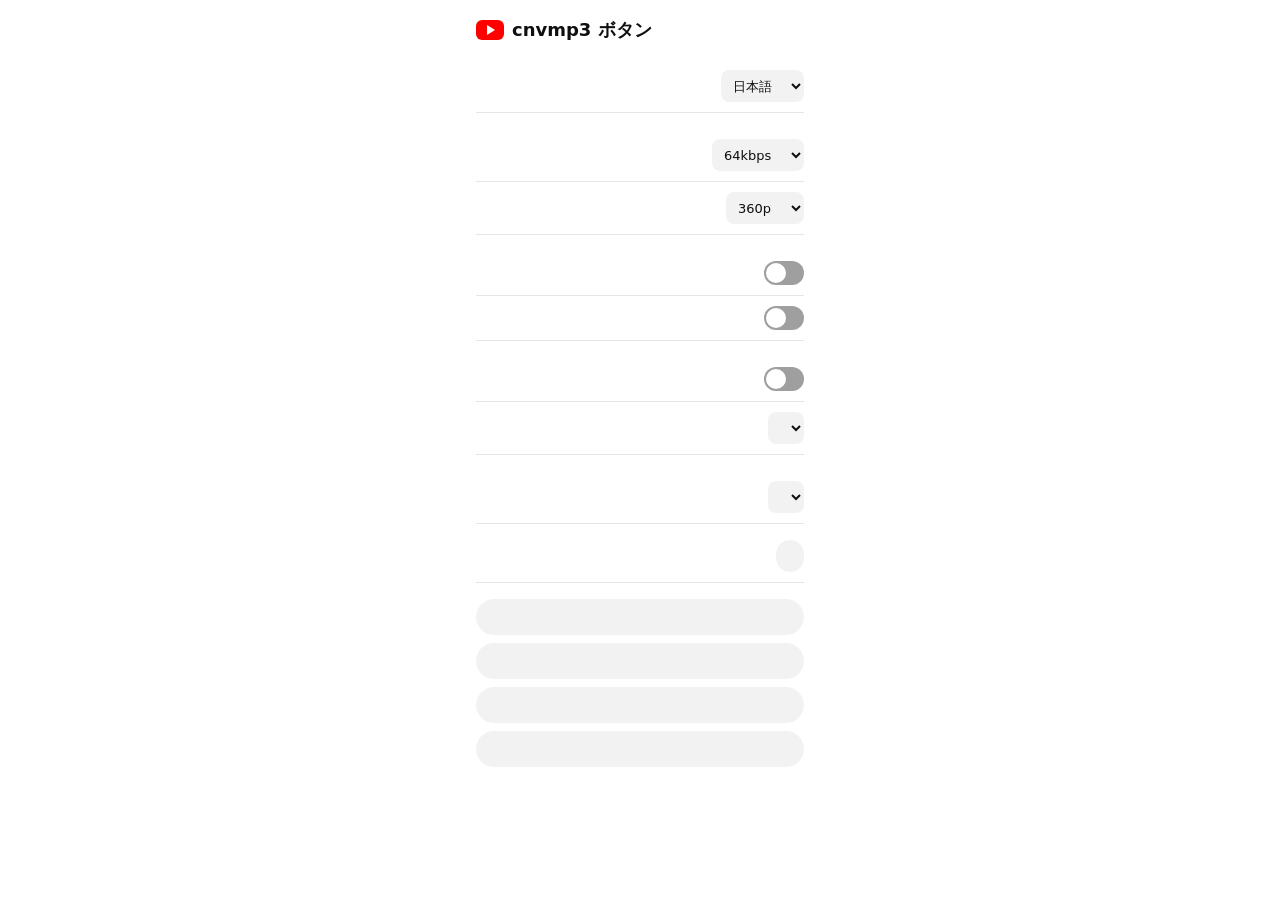
<file: update/options.html>
<!DOCTYPE html>
<html lang="ja"><head><meta charset="utf-8"><title>cnvmp3 ボタン</title>
<style>
:root{--bg:#fff;--text:#0f0f0f;--text2:#606060;--chip:rgba(0,0,0,.05);--line:rgba(0,0,0,.1);--accent:#065fd4}
@media(prefers-color-scheme:dark){:root{--bg:#0f0f0f;--text:#f1f1f1;--text2:#aaa;--chip:rgba(255,255,255,.1);--line:rgba(255,255,255,.15);--accent:#3ea6ff}}
*{box-sizing:border-box}
body{margin:0 auto;padding:16px;background:var(--bg);color:var(--text);font:400 14px/20px Roboto,"Noto Sans JP",system-ui,sans-serif}
h1{margin:0 0 2px;font-size:18px;line-height:28px;font-weight:700;display:flex;align-items:center;gap:8px}
h1 i{display:inline-block;width:28px;height:20px;border-radius:6px;background:#f00;position:relative}
h1 i::after{content:"";position:absolute;left:11px;top:5px;border-left:8px solid #fff;border-top:5px solid transparent;border-bottom:5px solid transparent}
h2{margin:16px 0 4px;font-size:12px;line-height:16px;font-weight:500;color:var(--text2);letter-spacing:.04em}
.row{display:flex;align-items:center;justify-content:space-between;gap:12px;padding:10px 0;border-bottom:1px solid var(--line)}
.row small{display:block;color:var(--text2);font-size:12px;line-height:16px;margin-top:2px}
select{height:32px;border:0;border-radius:8px;padding:0 8px;background:var(--chip);color:var(--text);font:500 13px Roboto,"Noto Sans JP",system-ui,sans-serif}
select option{background:var(--bg);color:var(--text)}
.sw{position:relative;flex:none;width:40px;height:24px}
.sw input{position:absolute;inset:0;opacity:0;margin:0;cursor:pointer;z-index:1}
.sw span{position:absolute;inset:0;border-radius:12px;background:var(--text2);opacity:.6;transition:.15s}
.sw span::after{content:"";position:absolute;left:2px;top:2px;width:20px;height:20px;border-radius:50%;background:var(--bg);transition:.15s}
.sw input:checked+span{background:var(--accent);opacity:1}
.sw input:checked+span::after{transform:translateX(16px);background:#fff}
.sw input:focus-visible+span{outline:2px solid var(--accent);outline-offset:2px}
.btn{display:flex;align-items:center;justify-content:center;height:40px;padding:0 20px;border:0;border-radius:20px;background:var(--text);color:var(--bg);font:500 14px Roboto,"Noto Sans JP",system-ui,sans-serif;text-decoration:none;cursor:pointer}
.btn.tonal{background:var(--chip);color:var(--text)}
.btn.tonal:hover{background:var(--line)}

body{width:360px}
.v{color:var(--text2);font-size:12px;margin-bottom:12px}
.coffee{margin-top:8px;height:36px;border-radius:18px}
.note{color:var(--text2);font-size:12px;line-height:16px;margin:0 0 2px}
.actions{margin-top:16px;display:flex;flex-direction:column;gap:8px}
.actions .btn{height:36px;border-radius:18px}
.btn.danger{color:#d93025}
@media(prefers-color-scheme:dark){.btn.danger{color:#f28b82}}
.upd{margin:0 0 4px;padding:12px;border-radius:12px;background:var(--chip)}
.upd b{display:block;font-size:14px}
.upd small{display:block;color:var(--text2);font-size:12px;line-height:16px;margin:2px 0 10px}
.upd .btn{height:36px;border-radius:18px}
.btn.sm{height:32px;padding:0 14px;font-size:13px;flex:none}
.saved{height:16px;margin-top:8px;color:var(--text2);font-size:12px;text-align:center}
</style></head><body>
<h1><i></i>cnvmp3 ボタン</h1><div class="v" id="v"></div>

<div class="upd" id="updBox" hidden>
  <b id="updMsg"></b><small id="updSub"></small>
  <button type="button" class="btn" id="updRun" data-i18n="updRun"></button>
  <button type="button" class="btn tonal" id="updDl" data-i18n="updDownload" style="margin-top:8px"></button>
  <button type="button" class="btn tonal" id="updFolder" data-i18n="openFolder" style="margin-top:8px"></button>
</div>

<h2 data-i18n="secLang"></h2>
<div class="row"><div data-i18n="langLabel"></div>
  <select id="lang"><option value="ja">日本語</option><option value="en">English</option></select></div>

<h2 data-i18n="secDefaults"></h2>
<div class="note" data-i18n="defaultNote"></div>
<div class="row"><div data-i18n="mp3q"></div><select id="q-mp3"></select></div>
<div class="row"><div data-i18n="mp4q"></div><select id="q-mp4"></select></div>

<h2 data-i18n="secDisplay"></h2>
<div class="row"><div><span data-i18n="showScreen"></span><small data-i18n="showScreenDesc"></small></div>
  <label class="sw"><input type="checkbox" id="showCnvScreen"><span></span></label></div>

<div class="row"><div><span data-i18n="tempMenu"></span><small data-i18n="tempMenuDesc"></small></div>
  <label class="sw"><input type="checkbox" id="tempMenu"><span></span></label></div>

<h2 data-i18n="secNotify"></h2>
<div class="row"><div data-i18n="sound"></div><label class="sw"><input type="checkbox" id="sound"><span></span></label></div>
<div class="row"><div data-i18n="autoClose"></div>
  <select id="autoCloseSec"><option value="10" data-i18n="s10"></option><option value="30" data-i18n="s30"></option><option value="60" data-i18n="s60"></option><option value="0" data-i18n="never"></option></select></div>

<h2 data-i18n="secUpdate"></h2>
<div class="row"><div data-i18n="updMode"></div>
  <select id="updateMode"><option value="notify" data-i18n="updModeNotify"></option><option value="popup" data-i18n="updModePopup"></option><option value="auto" data-i18n="updModeAuto"></option></select></div>
<div class="note" id="updModeNote" style="margin-top:6px"></div>
<div class="row"><div id="updStatus" class="note" style="margin:0"></div>
  <button type="button" class="btn tonal sm" id="updCheck" data-i18n="updCheck"></button></div>

<div class="actions">
  <button type="button" class="btn tonal" id="openSettings" data-i18n="openSettings"></button>
  <button type="button" class="btn tonal" id="openFolder" data-i18n="openFolder"></button>
  <button type="button" class="btn tonal danger" id="resetAll" data-i18n="resetAll"></button>
</div>
<a class="btn tonal coffee" href="https://ko-fi.com/cnvmp3" target="_blank" rel="noopener noreferrer" data-i18n="support"></a>
<div class="saved" id="saved"></div>
<script src="i18n.js"></script>
<script src="options.js"></script>
</body></html>
</file>
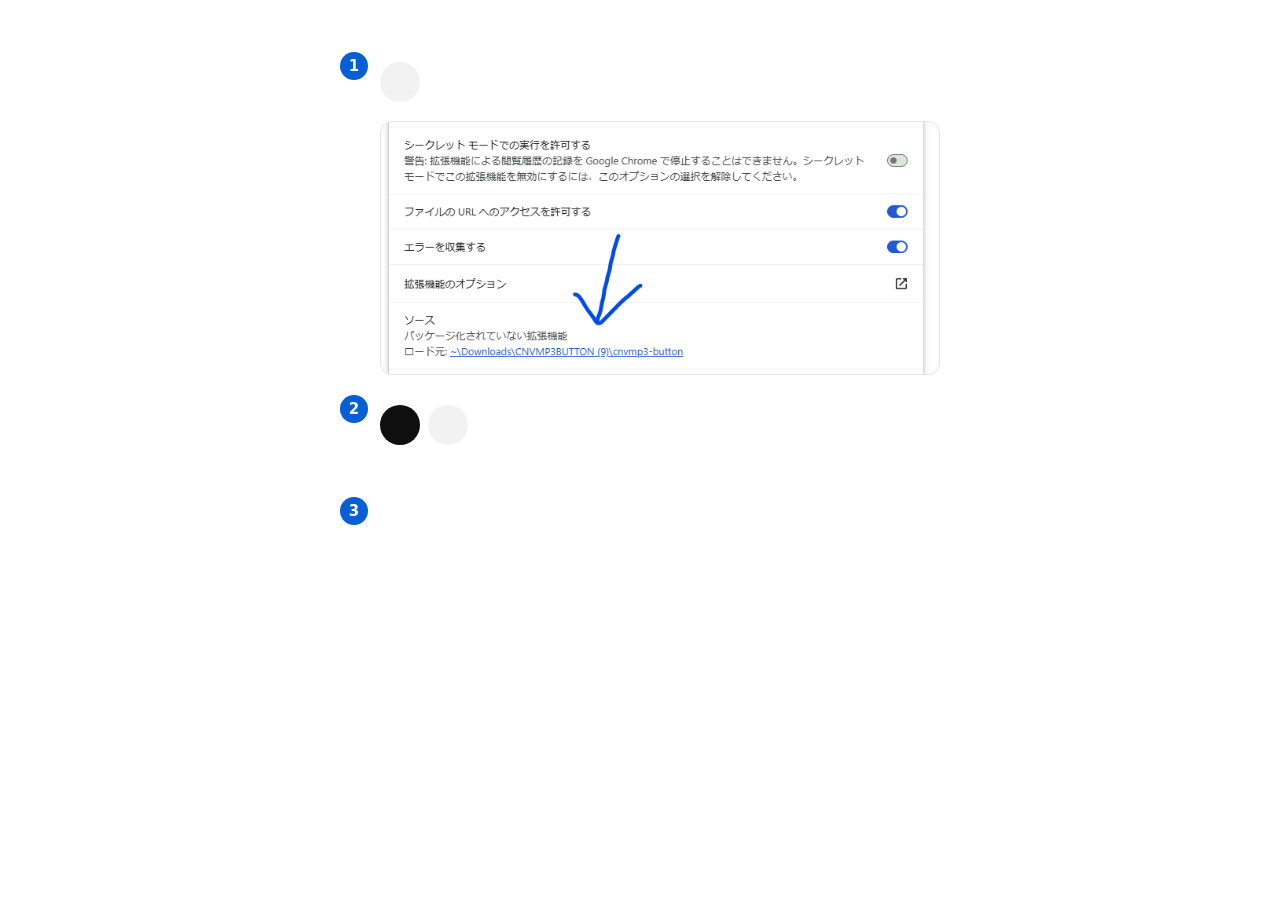
<file: update/update.html>
<!DOCTYPE html>
<html lang="ja"><head><meta charset="utf-8"><title>cnvmp3 ボタン</title>
<style>
:root{--bg:#fff;--text:#0f0f0f;--text2:#606060;--chip:rgba(0,0,0,.05);--line:rgba(0,0,0,.1);--accent:#065fd4}
@media(prefers-color-scheme:dark){:root{--bg:#0f0f0f;--text:#f1f1f1;--text2:#aaa;--chip:rgba(255,255,255,.1);--line:rgba(255,255,255,.15);--accent:#3ea6ff}}
*{box-sizing:border-box}
body{margin:0 auto;max-width:640px;padding:32px 20px;background:var(--bg);color:var(--text);font:400 15px/24px Roboto,"Noto Sans JP",system-ui,sans-serif}
h1{margin:0 0 4px;font-size:20px;line-height:28px}
.ver{margin:0 0 20px;color:var(--text2)}
.step{display:flex;gap:12px;margin:0 0 20px}
.n{flex:none;width:28px;height:28px;border-radius:50%;background:var(--accent);color:#fff;font-weight:700;display:flex;align-items:center;justify-content:center}
.step p{margin:2px 0 10px}
.btn{display:inline-flex;align-items:center;height:40px;padding:0 20px;border:0;border-radius:20px;background:var(--text);color:var(--bg);font:500 14px Roboto,"Noto Sans JP",system-ui,sans-serif;cursor:pointer}
.btn.tonal{background:var(--chip);color:var(--text)}
.btn[disabled]{opacity:.5;cursor:default}
.row{display:flex;flex-wrap:wrap;gap:8px}
img{display:block;width:100%;height:auto;margin-top:12px;border:1px solid var(--line);border-radius:12px;background:#fff}
#folder{margin:0 0 8px;color:var(--text2);font-size:13px}
#status{min-height:24px;margin:8px 0 0;font-weight:500}
#status.err{color:#d93025}
</style></head><body>
<h1 data-i18n="upTitle"></h1>
<p class="ver" id="ver"></p>
<div class="step"><div class="n">1</div><div><p data-i18n="upStep1"></p>
  <button type="button" class="btn tonal" id="openExt" data-i18n="guideOpenExt"></button>
  <img src="folder-guide.png" id="shot" alt=""></div></div>
<div class="step"><div class="n">2</div><div><p data-i18n="upStep2"></p>
  <div id="folder"></div>
  <div class="row"><button type="button" class="btn" id="go"></button><button type="button" class="btn tonal" id="repick" hidden data-i18n="upRepick"></button></div>
  <p id="status"></p></div></div>
<div class="step"><div class="n">3</div><div><p data-i18n="upStep3"></p></div></div>
<script src="i18n.js"></script>
<script src="update.js"></script>
</body></html>
</file>
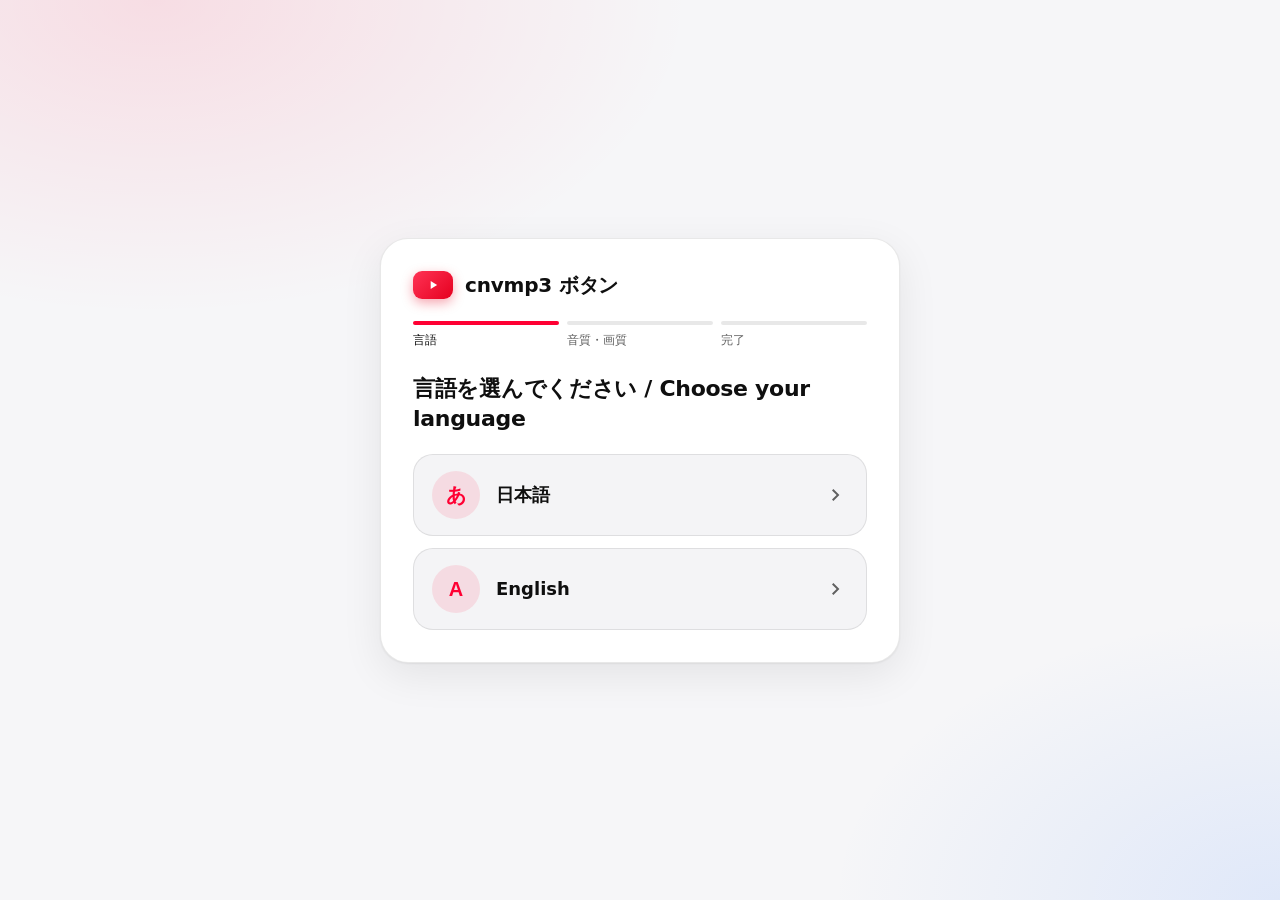
<file: update/welcome.html>
<!DOCTYPE html>
<html lang="ja"><head><meta charset="utf-8"><meta name="viewport" content="width=device-width,initial-scale=1"><title>cnvmp3 ボタン</title>
<style>
:root{--brand:#ff0033;--bg:#f6f6f8;--card:#fff;--surface:#f4f4f6;--text:#0f0f0f;--text2:#606060;--line:rgba(0,0,0,.09);--hover:rgba(0,0,0,.06);--shadow:0 1px 2px rgba(0,0,0,.06),0 12px 40px rgba(0,0,0,.08);--glow1:rgba(255,0,51,.10);--glow2:rgba(62,130,255,.12)}
@media(prefers-color-scheme:dark){:root{--bg:#0b0b0d;--card:#17171a;--surface:#202024;--text:#f1f1f1;--text2:#a0a0a8;--line:rgba(255,255,255,.1);--hover:rgba(255,255,255,.08);--shadow:0 1px 2px rgba(0,0,0,.5),0 16px 48px rgba(0,0,0,.5);--glow1:rgba(255,0,51,.16);--glow2:rgba(62,130,255,.14)}}
*{box-sizing:border-box}
html{min-height:100%}
body{margin:0;min-height:100vh;display:grid;place-items:center;padding:24px 16px;color:var(--text);
  font:400 15px/22px Roboto,"Noto Sans JP",system-ui,sans-serif;
  background:radial-gradient(60% 50% at 12% 0%,var(--glow1),transparent 70%),radial-gradient(50% 45% at 100% 100%,var(--glow2),transparent 70%),var(--bg)}
svg{display:block;flex:none}
.card{width:100%;max-width:520px;padding:32px;border-radius:28px;background:var(--card);border:1px solid var(--line);box-shadow:var(--shadow)}
.brand{display:flex;align-items:center;gap:12px}
.logo{width:40px;height:28px;border-radius:9px;background:linear-gradient(135deg,#ff3355,#e5001f);display:grid;place-items:center;color:#fff;box-shadow:0 4px 12px rgba(229,0,31,.35)}
.brand b{font-size:20px;line-height:28px;font-weight:700;letter-spacing:-.2px}

.stepper{display:flex;gap:8px;list-style:none;margin:22px 0 26px;padding:0}
.stepper li{flex:1;display:flex;flex-direction:column;gap:7px;font-size:12px;line-height:16px;font-weight:500;color:var(--text2)}
.stepper li::before{content:"";height:4px;border-radius:2px;background:var(--line);transition:background .3s,opacity .3s}
.stepper li[data-state="active"]{color:var(--text)}
.stepper li[data-state="active"]::before{background:var(--brand)}
.stepper li[data-state="done"]::before{background:var(--brand);opacity:.4}

section:not([hidden]){animation:in .35s cubic-bezier(.2,.8,.2,1) both}
@keyframes in{from{opacity:0;transform:translateY(10px)}to{opacity:1;transform:none}}
.title{margin:0 0 4px;font-size:22px;line-height:30px;font-weight:700;letter-spacing:-.3px}
.lead{margin:0 0 20px;color:var(--text2)}

/* 言語 */
.langs{display:grid;gap:12px}
.lang{all:unset;box-sizing:border-box;display:flex;align-items:center;gap:16px;width:100%;padding:16px 18px;border-radius:20px;border:1px solid var(--line);background:var(--surface);cursor:pointer;transition:transform .15s,border-color .15s,box-shadow .15s}
.lang:hover{transform:translateY(-2px);border-color:var(--brand);box-shadow:0 8px 24px rgba(255,0,51,.12)}
.lang:active{transform:none}
.lang .g{width:48px;height:48px;border-radius:50%;display:grid;place-items:center;background:rgba(255,0,51,.1);color:var(--brand);font:700 20px/1 Roboto,"Noto Sans JP",sans-serif}
.lang b{flex:1;font-size:18px;font-weight:600}
.lang svg{color:var(--text2)}

/* 品質 */
.group{padding:16px;margin-bottom:12px;border-radius:20px;border:1px solid var(--line);background:var(--surface)}
.gh{display:flex;align-items:center;gap:10px;margin-bottom:12px;font-weight:600}
.gh i{width:32px;height:32px;border-radius:10px;display:grid;place-items:center;background:rgba(255,0,51,.1);color:var(--brand)}
.chips{display:flex;flex-wrap:wrap;gap:8px}
.qchip{all:unset;cursor:pointer;display:inline-flex;align-items:center;height:38px;padding:0 14px;border-radius:19px;border:1.5px solid var(--line);background:var(--card);color:var(--text);font:500 14px/1 Roboto,"Noto Sans JP",sans-serif;transition:background .15s,border-color .15s,color .15s,transform .1s}
.qchip:hover{background:var(--hover)}
.qchip:active{transform:scale(.97)}
.qchip[aria-pressed="true"]{border-color:var(--brand);background:rgba(255,0,51,.1);color:var(--brand)}
.qchip small{margin-left:8px;padding:2px 7px;border-radius:9px;background:var(--brand);color:#fff;font-size:10px;font-weight:700;line-height:12px}
.list{padding:2px 16px;margin:16px 0 20px;border-radius:20px;border:1px solid var(--line);background:var(--surface)}
.row{display:flex;align-items:center;justify-content:space-between;gap:16px;padding:14px 0}
.row+.row{border-top:1px solid var(--line)}
.row small{display:block;margin-top:2px;color:var(--text2);font-size:12px;line-height:16px}
.sw{position:relative;flex:none;width:44px;height:26px}
.sw input{position:absolute;inset:0;opacity:0;margin:0;cursor:pointer;z-index:1}
.sw span{position:absolute;inset:0;border-radius:13px;background:var(--text2);opacity:.45;transition:.2s}
.sw span::after{content:"";position:absolute;left:3px;top:3px;width:20px;height:20px;border-radius:50%;background:#fff;box-shadow:0 1px 3px rgba(0,0,0,.3);transition:.2s}
.sw input:checked+span{background:var(--brand);opacity:1}
.sw input:checked+span::after{transform:translateX(18px)}
.sw input:focus-visible+span{outline:2px solid var(--brand);outline-offset:3px}

/* ボタン */
.btn{all:unset;box-sizing:border-box;display:flex;align-items:center;justify-content:center;gap:8px;width:100%;height:50px;border-radius:25px;cursor:pointer;font:600 15px/1 Roboto,"Noto Sans JP",sans-serif;text-decoration:none;transition:transform .15s,filter .15s,box-shadow .15s}
.btn.primary{background:linear-gradient(135deg,#ff2d4f,#e5001f);color:#fff;box-shadow:0 8px 20px rgba(229,0,31,.35)}
.btn.primary:hover{filter:brightness(1.08);transform:translateY(-1px)}
.btn.primary:active{transform:none}
.link{all:unset;display:block;margin:12px auto 0;padding:8px 16px;border-radius:16px;color:var(--text2);font-weight:500;cursor:pointer}
.link:hover{background:var(--hover);color:var(--text)}
:is(.lang,.qchip,.btn,.link):focus-visible{outline:2px solid var(--brand);outline-offset:3px}

/* 完了 */
.done{text-align:center}
.check{width:72px;height:72px;margin:4px auto 16px;color:#2ba640}
.check circle{fill:rgba(43,166,64,.12);stroke:currentColor;stroke-width:2;stroke-dasharray:176;stroke-dashoffset:176;animation:draw .6s .1s ease forwards}
.check path{fill:none;stroke:currentColor;stroke-width:3;stroke-linecap:round;stroke-linejoin:round;stroke-dasharray:30;stroke-dashoffset:30;animation:draw .4s .55s ease forwards}
@keyframes draw{to{stroke-dashoffset:0}}
.mock{display:flex;justify-content:center;align-items:center;gap:8px;margin:20px 0 24px;padding:14px;border-radius:20px;background:var(--surface);border:1px dashed var(--line);flex-wrap:wrap}
.pill{display:inline-flex;align-items:center;gap:6px;height:36px;padding:0 14px;border-radius:18px;background:var(--hover);font-weight:500;font-size:14px}
.pill.hl{background:rgba(255,0,51,.1);color:var(--brand);box-shadow:0 0 0 1.5px var(--brand)}
[hidden]{display:none!important}
@media(max-width:480px){.card{padding:24px 20px;border-radius:24px}}
@media(prefers-reduced-motion:reduce){*,*::before,*::after{animation:none!important;transition:none!important}.check circle,.check path{stroke-dashoffset:0}}
</style></head><body>
<main class="card">
  <div class="brand"><div class="logo"><svg width="14" height="14" viewBox="0 0 24 24" aria-hidden="true"><path fill="currentColor" d="M8 5v14l11-7z"/></svg></div><b>cnvmp3 ボタン</b></div>
  <ol class="stepper" id="stepper"><li data-state="active"><span data-i18n="wStep1"></span></li><li data-state="todo"><span data-i18n="wStep2"></span></li><li data-state="todo"><span data-i18n="wStep3"></span></li></ol>

  <section data-step="1">
    <p class="title" data-i18n="wLangTitle"></p>
    <div class="langs" style="margin-top:20px">
      <button class="lang" id="pick-ja" type="button"><span class="g">あ</span><b>日本語</b><svg width="24" height="24" viewBox="0 0 24 24" aria-hidden="true"><path fill="currentColor" d="M9.4 6 8 7.4l4.6 4.6L8 16.6 9.4 18l6-6z"/></svg></button>
      <button class="lang" id="pick-en" type="button"><span class="g">A</span><b>English</b><svg width="24" height="24" viewBox="0 0 24 24" aria-hidden="true"><path fill="currentColor" d="M9.4 6 8 7.4l4.6 4.6L8 16.6 9.4 18l6-6z"/></svg></button>
    </div>
  </section>

  <section data-step="2" hidden>
    <p class="title" data-i18n="wQTitle"></p>
    <p class="lead" data-i18n="wQDesc"></p>
    <div class="group"><div class="gh"><i><svg width="20" height="20" viewBox="0 0 24 24" aria-hidden="true"><path fill="currentColor" d="M12 3v10.55c-.59-.34-1.27-.55-2-.55-2.21 0-4 1.79-4 4s1.79 4 4 4 4-1.79 4-4V7h4V3h-6z"/></svg></i><span data-i18n="wAudio"></span></div><div class="chips" id="chips-mp3"></div></div>
    <div class="group"><div class="gh"><i><svg width="20" height="20" viewBox="0 0 24 24" aria-hidden="true"><path fill="currentColor" d="M17 10.5V7c0-.55-.45-1-1-1H4c-.55 0-1 .45-1 1v10c0 .55.45 1 1 1h12c.55 0 1-.45 1-1v-3.5l4 4v-11l-4 4z"/></svg></i><span data-i18n="wVideo"></span></div><div class="chips" id="chips-mp4"></div></div>
    <div class="list">
      <div class="row"><div data-i18n="sound"></div><label class="sw"><input type="checkbox" id="sound" checked><span></span></label></div>
      <div class="row"><div><span data-i18n="tempMenu"></span><small data-i18n="tempMenuDesc"></small></div><label class="sw"><input type="checkbox" id="tempMenu" checked><span></span></label></div>
    </div>
    <button class="btn primary" id="go" type="button"><span data-i18n="wGo"></span></button>
    <button class="link" id="back" type="button" data-i18n="wBack"></button>
  </section>

  <section data-step="3" class="done" hidden>
    <svg class="check" viewBox="0 0 72 72" aria-hidden="true"><circle cx="36" cy="36" r="28"/><path d="M24 37l8 8 16-17"/></svg>
    <p class="title" data-i18n="wDoneTitle"></p>
    <p class="lead" data-i18n="wDoneDesc" style="margin-bottom:0"></p>
    <div class="mock" aria-hidden="true"><span class="pill"><svg width="20" height="20" viewBox="0 0 24 24" aria-hidden="true"><path fill="currentColor" d="M1 21h4V9H1v12zm22-11c0-1.1-.9-2-2-2h-6.31l.95-4.57.03-.32c0-.41-.17-.79-.44-1.06L14.17 1 7.59 7.59C7.22 7.95 7 8.45 7 9v10c0 1.1.9 2 2 2h9c.83 0 1.54-.5 1.84-1.22l3.02-7.05c.09-.23.14-.47.14-.73v-2z"/></svg></span><span class="pill hl"><svg width="20" height="20" viewBox="0 0 24 24" aria-hidden="true"><path fill="currentColor" d="M12 3v10.55c-.59-.34-1.27-.55-2-.55-2.21 0-4 1.79-4 4s1.79 4 4 4 4-1.79 4-4V7h4V3h-6z"/></svg>MP3</span><span class="pill hl"><svg width="20" height="20" viewBox="0 0 24 24" aria-hidden="true"><path fill="currentColor" d="M17 10.5V7c0-.55-.45-1-1-1H4c-.55 0-1 .45-1 1v10c0 .55.45 1 1 1h12c.55 0 1-.45 1-1v-3.5l4 4v-11l-4 4z"/></svg>MP4</span></div>
    <a class="btn primary" href="https://www.youtube.com/"><span data-i18n="wOpenYt"></span></a>
  </section>
</main>
<script src="i18n.js"></script>
<script src="welcome.js"></script>
</body></html>
</file>
